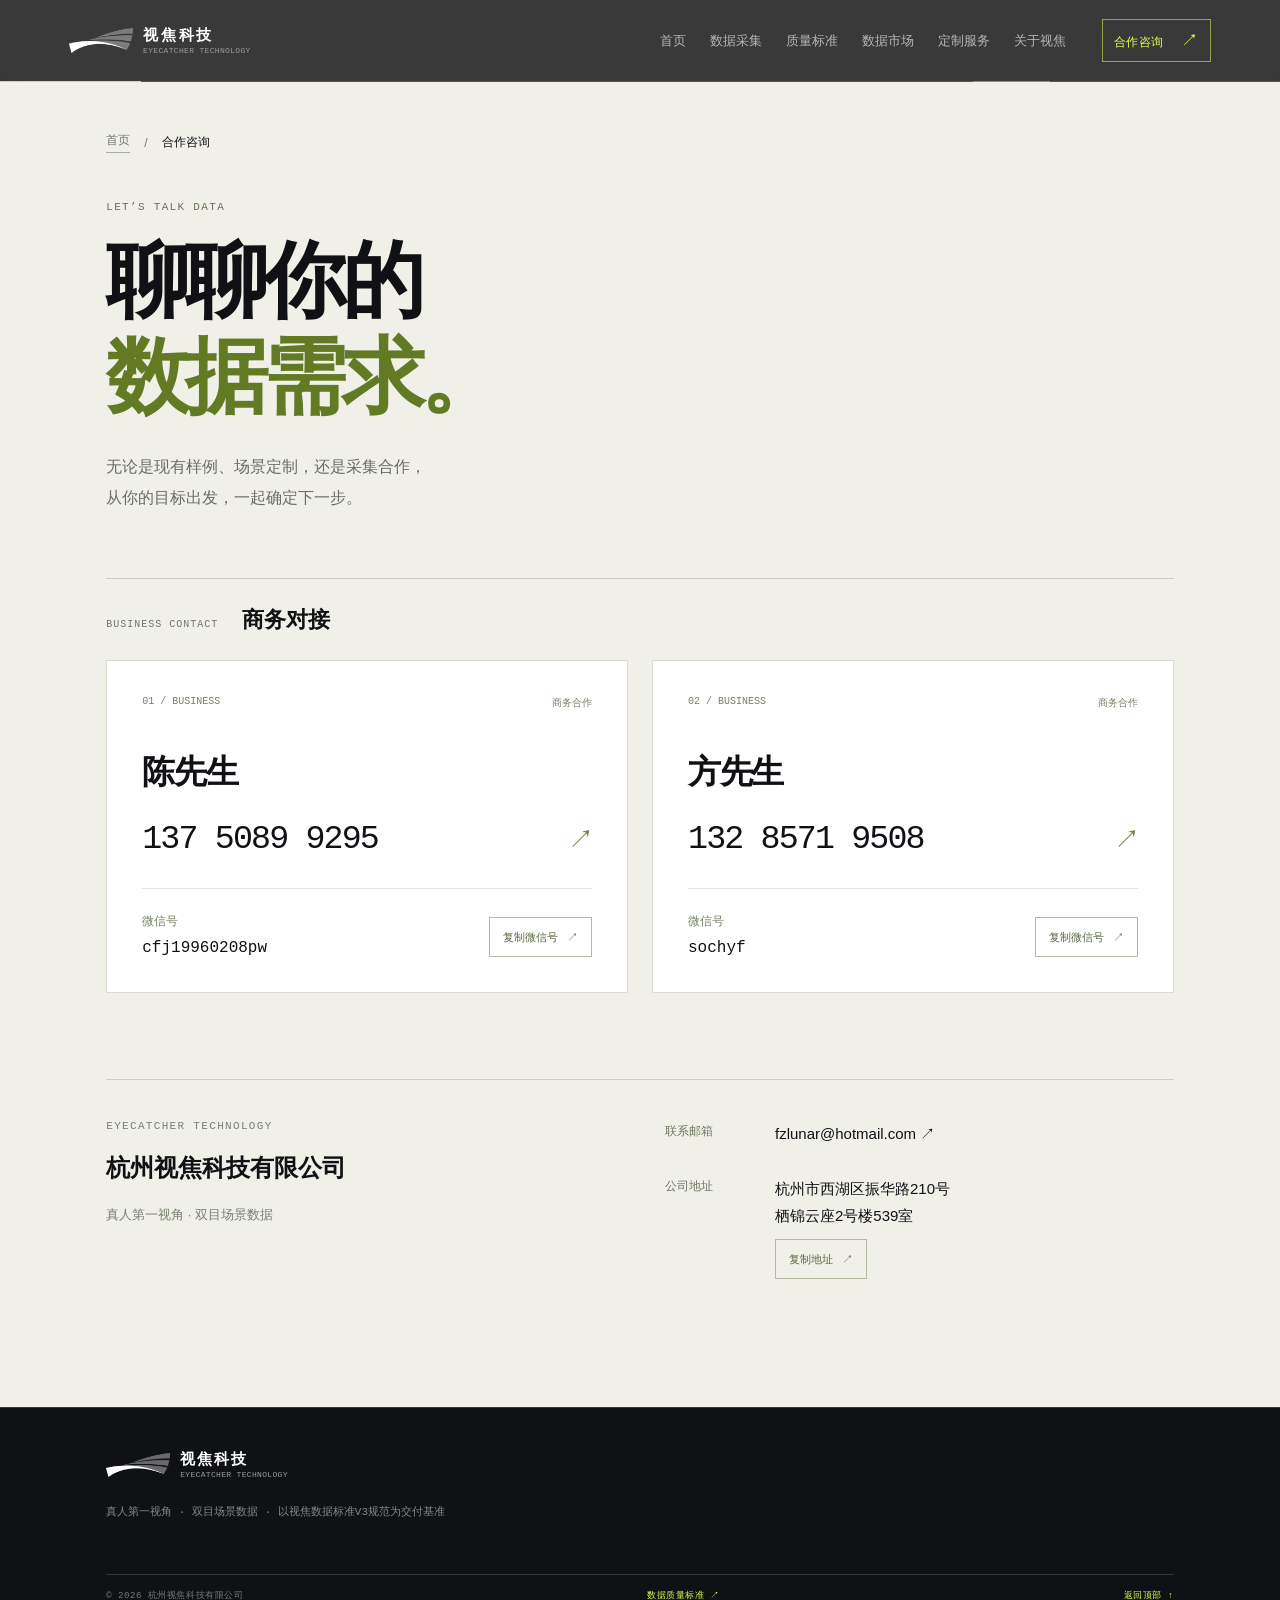
<file: contact.html>
<!doctype html>
<html lang="zh-CN"><head><meta charset="UTF-8" /><meta name="viewport" content="width=device-width, initial-scale=1.0" /><meta name="description" content="联系视焦科技商务团队，咨询真人双目数据、场景定制采集与数据合作。" /><title>合作咨询 · 视焦科技</title><link rel="icon" href="favicon.ico?v=20261124" sizes="any" /><link rel="icon" type="image/png" sizes="32x32" href="assets/favicon-32.png?v=20261124" /><link rel="apple-touch-icon" href="assets/apple-touch-icon.png?v=20261124" /><link rel="stylesheet" href="styles.css?v=20261124-cases1" /></head><body data-page="contact"><div class="site-shell">
      <header class="site-header" id="top">
        <a class="brand" href="index.html#top" aria-label="视焦科技首页">
          <span class="brand-mark"><img src="assets/shijiao-mark.png" alt="视焦科技标志" /></span>
          <span class="brand-copy"><strong>视焦科技</strong><small>EYECATCHER TECHNOLOGY</small></span>
        </a>
        <nav class="desktop-nav" aria-label="主导航">
          <a href="index.html#top">首页</a>
          <a href="index.html#capability">数据采集</a>
          <a href="index.html#standards">质量标准</a>
          <a href="market.html">数据市场</a>
          <a href="index.html#custom">定制服务</a>
          <a href="index.html#about">关于视焦</a>
        </nav>
        <a class="header-cta" aria-current="page" href="contact.html">合作咨询 <span>↗</span></a>
        <button class="menu-toggle" type="button" aria-expanded="false" aria-controls="mobile-menu" aria-label="打开菜单"><span></span><span></span></button>
      </header>

      <div class="mobile-menu" id="mobile-menu" aria-hidden="true">
        <a href="index.html#top">首页</a><a href="index.html#capability">数据采集</a><a href="index.html#standards">质量标准</a><a href="market.html">数据市场</a><a href="index.html#custom">定制服务</a><a href="index.html#about">关于视焦</a><a href="contact.html">联系我们 ↗</a>
      </div>

<main><section class="contact-page section-grid" aria-labelledby="contact-title"><nav class="breadcrumbs" aria-label="当前位置"><a href="index.html">首页</a><span>/</span><span>合作咨询</span></nav><div class="contact-page-heading"><span class="eyebrow">LET’S TALK DATA</span><h1 id="contact-title">聊聊你的<br /><em>数据需求。</em></h1><p>无论是现有样例、场景定制，还是采集合作，<br />从你的目标出发，一起确定下一步。</p><p id="inquiry-context" class="inquiry-context" hidden role="status"></p></div><div class="business-heading"><span>BUSINESS CONTACT</span><h2>商务对接</h2></div><div class="business-grid">
<article class="business-card"><div class="business-card-top"><span>01 / BUSINESS</span><span>商务合作</span></div><h3>陈先生</h3><a class="business-phone" href="tel:13750899295" aria-label="拨打陈先生电话 13750899295">137 5089 9295 <span>↗</span></a><div class="business-wechat"><div><span>微信号</span><strong>cfj19960208pw</strong></div><button class="contact-copy-button" type="button" data-copy-text="cfj19960208pw" data-copy-name="陈先生微信号"><span data-copy-label>复制微信号</span><span aria-hidden="true">↗</span></button></div></article>
<article class="business-card"><div class="business-card-top"><span>02 / BUSINESS</span><span>商务合作</span></div><h3>方先生</h3><a class="business-phone" href="tel:13285719508" aria-label="拨打方先生电话 13285719508">132 8571 9508 <span>↗</span></a><div class="business-wechat"><div><span>微信号</span><strong>sochyf</strong></div><button class="contact-copy-button" type="button" data-copy-text="sochyf" data-copy-name="方先生微信号"><span data-copy-label>复制微信号</span><span aria-hidden="true">↗</span></button></div></article></div><p id="contact-action-status" class="contact-action-status" role="status" aria-live="polite"></p>
<div class="company-information"><div><span class="eyebrow">EYECATCHER TECHNOLOGY</span><h2>杭州视焦科技有限公司</h2><p>真人第一视角 · 双目场景数据</p></div><dl><div><dt>联系邮箱</dt><dd><a href="mailto:fzlunar@hotmail.com">fzlunar@hotmail.com ↗</a></dd></div><div><dt>公司地址</dt><dd><address>杭州市西湖区振华路210号<br />栖锦云座2号楼539室</address><button class="contact-copy-button" type="button" data-copy-text="杭州市西湖区振华路210号栖锦云座2号楼539室" data-copy-name="公司地址"><span data-copy-label>复制地址</span> ↗</button></dd></div></dl></div></section></main>      <footer class="site-footer"><div class="footer-brand"><span class="brand-mark"><img src="assets/shijiao-mark.png" alt="" /></span><span><strong>视焦科技</strong><small>EYECATCHER TECHNOLOGY</small></span></div><p>真人第一视角 · 双目场景数据 · 以视焦数据标准V3规范为交付基准</p><div class="footer-bottom"><span>© 2026 杭州视焦科技有限公司</span><a href="index.html#standards">数据质量标准 ↗</a><a href="index.html">返回顶部 ↑</a></div></footer>
    </div>
<script src="site.js?v=20261124-cases1"></script></body></html>
</file>
<file: styles.css>
:root{--content-max:1440px;--page-gutter:max(8.3vw,calc((100% - var(--content-max))/2));--ink:#111317;--paper:#f2f1ec;--muted:#85847d;--line:#d5d4ce;--acid:#d8f45b;--orange:#ff6b3d;--blue:#7fa5ff;--sans:"Manrope","Noto Sans SC",sans-serif;--mono:"DM Mono",monospace}*{box-sizing:border-box}html{scroll-behavior:smooth}body{margin:0;background:var(--paper);color:var(--ink);font-family:var(--sans);-webkit-font-smoothing:antialiased}a{color:inherit;text-decoration:none}button,input{font:inherit}.site-shell{overflow:hidden}.site-header{height:82px;padding:0 5.4vw;display:flex;align-items:center;justify-content:space-between;border-bottom:1px solid rgba(255,255,255,.12);background:var(--ink);color:#fff;position:absolute;left:0;right:0;top:0;z-index:10}.brand{display:flex;align-items:center;gap:10px}.brand-mark{width:34px;height:26px;display:block;overflow:hidden}.brand-mark img{width:100%;height:100%;object-fit:contain;object-position:center;filter:invert(1);transform:scale(1.8)}.brand-copy,.footer-brand>span:last-child{display:flex;flex-direction:column;gap:1px}.brand-copy strong,.footer-brand strong{font-size:15px;letter-spacing:.12em;font-weight:700}.brand-copy small,.footer-brand small{font:9px var(--mono);letter-spacing:.16em;color:#9a9b9c}.desktop-nav{display:flex;gap:38px;margin-left:auto;margin-right:50px}.desktop-nav a{font-size:13px;color:#b6b6b4;transition:color .2s}.desktop-nav a:hover{color:var(--acid)}.header-cta{font:12px var(--mono);color:var(--acid);letter-spacing:.04em}.header-cta span{margin-left:10px;font-size:17px}.menu-toggle,.mobile-menu{display:none}.section-grid{padding-inline:var(--page-gutter)}.hero{min-height:760px;background:var(--ink);color:#fff;position:relative;display:grid;grid-template-columns:44% 56%;padding-top:170px;padding-bottom:100px}.hero-copy{position:relative;z-index:2}.eyebrow{font:11px var(--mono);letter-spacing:.12em;color:#a2a3a2;margin:0 0 30px;display:flex;align-items:center;gap:11px}.pulse-dot{width:7px;height:7px;background:var(--acid);border-radius:100%;box-shadow:0 0 0 5px rgba(216,244,91,.12)}h1,h2,p{margin-top:0}h1{font-size:clamp(55px,6.5vw,100px);line-height:1.02;letter-spacing:-.075em;margin-bottom:28px;font-weight:700}h1 em,h2 em{font-style:normal;color:var(--acid)}.hero-lede{max-width:380px;color:#a8a9a7;font-size:15px;line-height:1.85}.hero-actions{display:flex;align-items:center;gap:28px;margin-top:40px}.button{display:inline-flex;align-items:center;gap:24px;padding:15px 18px;font-size:12px;font-weight:700;letter-spacing:.02em;transition:transform .2s,background .2s}.button:hover{transform:translateY(-3px)}.button-dark{background:var(--acid);color:var(--ink)}.button-light{background:var(--acid);color:var(--ink);padding:18px 22px}.button-outline{border:1px solid var(--ink);padding:14px 18px}.text-link{font-size:12px;color:#babbb8}.text-link span{color:var(--acid);margin-left:10px;font-size:18px}.hero-visual{height:520px;position:relative;margin-top:-55px}.orbit{position:absolute;border:1px solid rgba(216,244,91,.24);border-radius:50%;transform:rotate(-25deg)}.orbit-one{width:570px;height:250px;left:8%;top:120px}.orbit-two{width:590px;height:305px;left:7%;top:95px;transform:rotate(29deg);border-color:rgba(255,255,255,.18)}.orbit-three{width:340px;height:480px;left:27%;top:5px;transform:rotate(42deg);border-color:rgba(255,107,61,.45)}.core{position:absolute;width:120px;height:120px;border-radius:50%;background:var(--acid);color:var(--ink);left:38%;top:175px;display:flex;align-items:center;justify-content:center;box-shadow:0 0 0 16px rgba(216,244,91,.08),0 0 70px rgba(216,244,91,.3)}.core-cross:before,.core-cross:after{content:"";position:absolute;background:var(--ink)}.core-cross:before{width:36px;height:1px}.core-cross:after{height:36px;width:1px}.core-label{position:absolute;bottom:17px;font:9px var(--mono);letter-spacing:.12em}.data-node{position:absolute;border:1px solid #3b3c40;background:#1c1e20;min-width:95px;padding:10px 12px;display:flex;flex-direction:column;gap:4px}.data-node span{font:8px var(--mono);color:#929493}.data-node b{font-size:20px;font-weight:500;color:#fff}.node-a{top:92px;right:4%}.node-b{top:355px;left:7%;border-color:rgba(216,244,91,.55)}.node-b b{color:var(--acid)}.node-c{bottom:2px;right:12%}.visual-caption{position:absolute;left:2%;bottom:-14px;right:0;display:flex;justify-content:space-between;color:#666968;font:10px var(--mono);letter-spacing:.08em}.hero-footer{position:absolute;bottom:30px;left:var(--page-gutter);right:var(--page-gutter);border-top:1px solid #353638;padding-top:13px;color:#70716f;font:10px var(--mono);display:flex;gap:22px}.scroll-line{height:1px;background:var(--acid);width:70px;margin-top:5px}.intro{padding-top:145px;padding-bottom:135px;display:grid;grid-template-columns:21% 51% 28%;border-bottom:1px solid var(--line)}.section-kicker{display:flex;gap:18px;color:#878781;font:10px var(--mono);letter-spacing:.12em}.section-kicker span:first-child{color:var(--orange)}.intro-content{padding-left:4vw}.display-copy{font-size:clamp(32px,4vw,60px);letter-spacing:-.065em;line-height:1.18;margin-bottom:32px;font-weight:600}.display-copy span{color:#999994}.body-copy{max-width:500px;color:#6d6e68;font-size:15px;line-height:1.9}.arrow-link,.cap-card a{display:inline-block;margin-top:29px;color:var(--ink);font:11px var(--mono);letter-spacing:.04em;border-bottom:1px solid var(--ink);padding-bottom:8px}.arrow-link span,.cap-card a span{color:var(--orange);margin-left:12px}.intro-stats{align-self:end;display:grid;grid-template-columns:1fr;gap:24px;padding-left:50px}.intro-stats div{display:flex;align-items:baseline;gap:15px;border-top:1px solid var(--line);padding-top:12px}.intro-stats strong{font:30px var(--mono);font-weight:500}.intro-stats span{font-size:11px;color:#777872}.capability{background:#dfe1da;padding-top:130px;padding-bottom:140px;display:grid;grid-template-columns:21% 79%}.capability-heading h2,.workflow-heading h2{font-size:clamp(40px,5vw,70px);line-height:1.06;letter-spacing:-.07em;margin:0 0 22px}.capability-heading p,.workflow-heading p{color:#71736e;font-size:14px;max-width:350px;line-height:1.8}.capability-cards{grid-column:2;display:grid;grid-template-columns:repeat(3,1fr);gap:13px;margin-top:70px}.cap-card{background:var(--paper);padding:26px 25px 30px;min-height:318px;position:relative;border:1px solid transparent;transition:transform .25s}.cap-card:hover{transform:translateY(-5px);border-color:var(--ink)}.cap-card-accent{background:var(--ink);color:#fff}.cap-card-accent p{color:#a3a49f}.card-index{font:10px var(--mono);color:var(--orange)}.card-icon{height:65px;width:65px;margin:42px 0 22px;position:relative}.icon-capture:before{content:"";position:absolute;width:40px;height:40px;border:1px solid var(--ink);border-radius:50%;left:2px;top:5px}.icon-capture:after{content:"";position:absolute;width:15px;height:1px;background:var(--orange);transform:rotate(45deg);left:36px;top:47px}.icon-label{border:1px solid var(--acid);border-radius:3px}.icon-label:before,.icon-label:after{content:"";position:absolute;width:27px;height:1px;background:var(--acid);left:18px}.icon-label:before{top:25px}.icon-label:after{top:38px;width:18px}.icon-deliver:before,.icon-deliver:after{content:"";position:absolute;width:45px;height:28px;border:1px solid var(--ink);transform:skewY(-25deg);left:6px}.icon-deliver:after{left:20px;top:19px;border-color:var(--orange)}.cap-card h3{font-size:19px;margin:0 0 11px;letter-spacing:-.05em}.cap-card p{font-size:12px;line-height:1.7;color:#74756f;max-width:250px}.cap-card a{margin-top:22px}.market{padding-top:140px;padding-bottom:125px;background:var(--paper)}.market-heading{grid-column:2/4;display:flex;justify-content:space-between;align-items:end}.market-heading h2{font-size:clamp(48px,6vw,82px);letter-spacing:-.08em;line-height:1;margin:0 0 17px}.market-heading p{color:#73756f;font-size:14px}.market-toolbar{grid-column:2/4;display:flex;gap:14px;margin-top:66px;border-top:1px solid var(--line);padding-top:14px;align-items:center}.search-box{background:#e5e4de;display:flex;align-items:center;padding:0 13px;width:280px;height:40px;color:#8b8d84}.search-box span{font-size:24px;line-height:1;margin-right:7px}.search-box input{background:none;border:0;outline:0;width:100%;font-size:12px;color:var(--ink)}.filter-group{display:flex;gap:6px}.filter-button,.view-toggle{height:40px;border:1px solid var(--line);background:transparent;padding:0 13px;color:#777970;font-size:11px;cursor:pointer}.filter-button span{font:9px var(--mono);margin-left:4px}.filter-button.is-active{background:var(--ink);color:#fff;border-color:var(--ink)}.view-toggle{margin-left:auto;font-size:18px}.market-meta{grid-column:2/4;display:flex;justify-content:space-between;padding:25px 0 15px;font:11px var(--mono);color:#7c7d76}.market-meta b{color:var(--orange);font-weight:400}.market-source{letter-spacing:.08em}.market-grid{grid-column:2/4;display:grid;grid-template-columns:repeat(3,1fr);gap:12px}.data-card{background:#fff;border:1px solid transparent;padding:21px 21px 19px;min-height:195px;display:flex;flex-direction:column;transition:border-color .2s,transform .2s}.data-card:hover{border-color:var(--ink);transform:translateY(-3px)}.data-card-top{display:flex;justify-content:space-between;align-items:center;margin-bottom:27px}.data-id{font:10px var(--mono);color:#a0a19c}.data-type{font:9px var(--mono);padding:5px 7px;background:#e7e8e2;color:#676963}.data-type.sim{background:#f6d9cd;color:#b24928}.data-card h3{font-size:17px;letter-spacing:-.045em;margin:0 0 7px}.data-card p{font-size:11px;line-height:1.65;color:#85867f;margin:0;display:-webkit-box;-webkit-line-clamp:2;-webkit-box-orient:vertical;overflow:hidden}.data-tags{margin-top:auto;display:flex;gap:5px;flex-wrap:wrap}.data-tags span{font:9px var(--mono);color:#73746d;border-bottom:1px solid #dbdcd6;padding-bottom:2px}.loading-state,.empty-state{grid-column:1/-1;padding:50px;text-align:center;color:#888;font:11px var(--mono)}.market-footer{grid-column:2/4;display:flex;justify-content:space-between;align-items:center;margin-top:29px}.load-more{background:transparent;border:0;border-bottom:1px solid var(--ink);padding:8px 0;color:var(--ink);font:11px var(--mono);cursor:pointer}.load-more span{color:var(--orange);font-size:18px;margin-left:9px}.market-note{font:10px var(--mono);color:#9a9b95}.workflow{background:var(--ink);color:#fff;padding-block:105px 110px;display:block}.workflow .section-kicker{color:#898a88;margin-bottom:42px}.workflow-heading h2{margin-bottom:20px}.workflow-heading p{color:#9b9c99}.steps{display:grid;grid-template-columns:repeat(4,minmax(0,1fr));border-top:1px solid #3a3b3d;margin-top:75px}.step{padding:21px 23px 0 0;border-right:1px solid #3a3b3d;min-height:160px}.step:not(:first-child){padding-left:22px}.step:last-child{border-right:0}.step>span{font:10px var(--mono);color:var(--acid)}.step h3{font-size:18px;margin:36px 0 10px;letter-spacing:-.04em}.step p{font-size:11px;line-height:1.7;color:#929491;max-width:145px}.contact{background:var(--orange);color:var(--ink);min-height:580px;padding-top:120px;padding-bottom:85px;position:relative;display:grid;grid-template-columns:21% 50% 29%;overflow:hidden}.contact-backdrop{position:absolute;right:-3vw;bottom:-57px;color:rgba(255,255,255,.14);font-size:16vw;line-height:.72;letter-spacing:-.1em;font-weight:800;pointer-events:none}.contact-backdrop span{margin-left:7vw}.contact-inner{position:relative;z-index:1}.contact-inner .eyebrow{color:#6c2f21}.contact-inner .pulse-dot{background:var(--ink);box-shadow:none}.contact-inner h2{font-size:clamp(50px,6.2vw,92px);line-height:.98;letter-spacing:-.08em;margin:0 0 27px}.contact-inner h2 em{color:#fff}.contact-inner>p:not(.eyebrow){font-size:14px;line-height:1.8;max-width:390px;color:#743324}.contact-info{position:relative;z-index:1;align-self:end;border-top:1px solid rgba(17,19,23,.26);padding-top:15px;display:grid;gap:22px}.contact-info span{font:10px var(--mono);color:#743324;display:block;margin-bottom:7px}.contact-info a,.contact-info p{font-size:12px;margin:0}.site-footer{background:var(--ink);color:#fff;padding:42px var(--page-gutter) 25px}.footer-brand{display:flex;align-items:center;gap:10px}.footer-brand .brand-mark{height:28px}.site-footer>p{color:#848683;font:11px var(--mono);margin:25px 0 55px}.footer-bottom{border-top:1px solid #343537;padding-top:14px;display:flex;justify-content:space-between;color:#777976;font:9px var(--mono);letter-spacing:.06em}.footer-bottom a{color:var(--acid)}@media(max-width:900px){:root{--page-gutter:7vw}.desktop-nav,.header-cta{display:none}.menu-toggle{display:flex;flex-direction:column;gap:6px;border:0;background:transparent}.menu-toggle span{width:24px;height:1px;background:#fff}.mobile-menu{display:flex;position:fixed;z-index:9;top:82px;left:0;right:0;background:var(--ink);padding:25px 7vw;flex-direction:column;gap:20px;transform:translateY(-120%);transition:transform .3s}.mobile-menu.is-open{transform:translateY(0)}.mobile-menu a{color:#fff;font-size:15px}.hero{grid-template-columns:1fr;min-height:940px;padding-top:145px}.hero-visual{margin-top:55px;height:360px}.orbit-one{width:410px;height:200px;left:2%;top:60px}.orbit-two{width:440px;height:240px;left:0;top:40px}.orbit-three{width:260px;height:340px;left:24%;top:0}.core{width:90px;height:90px;left:39%;top:112px}.node-a{top:24px;right:0}.node-b{top:252px;left:0}.node-c{bottom:0;right:2%}.visual-caption{bottom:-18px;left:0;font-size:8px}.intro,.capability,.workflow,.contact{grid-template-columns:1fr}.section-kicker{margin-bottom:45px}.intro{padding-top:90px;padding-bottom:90px}.intro-content{padding-left:0}.intro-stats{padding-left:0;margin-top:65px;grid-template-columns:repeat(3,1fr);gap:10px}.intro-stats div{display:block}.intro-stats strong{display:block;font-size:24px;margin-bottom:8px}.capability,.workflow{padding-top:90px;padding-bottom:90px}.capability-cards{grid-column:1;grid-template-columns:1fr;margin-top:50px}.cap-card{min-height:275px}.market{padding-top:90px;padding-bottom:90px}.market-heading,.market-toolbar,.market-meta,.market-grid,.market-footer{grid-column:1}.market-heading{display:block}.market-heading .button{margin-top:25px}.market-toolbar{margin-top:45px;align-items:stretch;flex-wrap:wrap}.search-box{width:100%}.filter-group{overflow:auto;max-width:calc(100% - 45px)}.market-grid{grid-template-columns:1fr}.market-footer{display:block}.market-note{display:block;margin-top:19px}.workflow .section-kicker{margin-bottom:35px}.steps{grid-template-columns:repeat(2,minmax(0,1fr));margin-top:50px}.step:nth-child(odd){padding-left:0}.step:nth-child(2){border-right:0}.step:nth-child(3),.step:nth-child(4){border-top:1px solid #3a3b3d;padding-top:21px}.contact{padding-top:90px;padding-bottom:70px}.contact-info{margin-top:80px}.footer-bottom{flex-wrap:wrap;gap:12px}.footer-bottom span:nth-child(2){display:none}}

/* Content prototype: brand corrections, catalog layout and accessibility. */
:root { --sans: "Avenir Next", "PingFang SC", "Microsoft YaHei", sans-serif; --mono: Menlo, Consolas, monospace; }
.brand-mark { width: 58px; height: 28px; flex-shrink: 0; }
.brand-mark img { transform: none; }
.brand-copy small, .footer-brand small { font-size: 8px; letter-spacing: .04em; }
.desktop-nav { gap: 24px; margin-right: 36px; }
.display-copy { font-size: clamp(28px, 3vw, 40px); }
.stats-caption { font: 10px var(--mono); color: #686a63; margin: 0; }
.capability-heading h2 em { color: #536515; }
.cap-card-accent p { color: #b7b9b0; }
.cap-card-accent a { color: #fff; border-color: #aaa; }
.market { display: grid; grid-template-columns: 21% minmax(0, 79%); }
.market-heading, .market-toolbar, .market-meta, .market-grid, .market-footer { grid-column: 2; }
.market-heading { gap: 24px; }
.market-heading .button { flex-shrink: 0; }
.market-toolbar { flex-wrap: wrap; }
.search-box { flex: 1 1 230px; }
.reset-filters { background: transparent; height: 40px; border: 1px solid #a9aaa0; padding: 0 10px; color: #42443c; font: 11px var(--sans); cursor: pointer; }
.reset-filters { margin-left: auto; }
.filter-button { color: #505249; border-color: #b3b4a9; }
.data-card { min-height: 218px; }
.data-card p { margin-bottom: 24px; color: #676960; font-size: 12px; }
.data-tags { row-gap: 8px; }
.data-id { color: #6e7067; }
.market-note { color: #6f7168; }
.market-source { text-align: right; line-height: 1.6; }
[hidden] { display: none !important; }
.contact-inner { grid-column: 2; }
.contact-info { grid-column: 3; }
.contact-info p { line-height: 1.8; overflow-wrap: anywhere; }
.contact-inner h2 { font-size: clamp(42px, 5vw, 76px); }
a:focus-visible, button:focus-visible, select:focus-visible, input:focus-visible { outline: 2px solid #6f811c; outline-offset: 5px; }
.site-header a:focus-visible, .workflow a:focus-visible { outline-color: var(--acid); }
.search-box:focus-within { outline: 2px solid #6f811c; outline-offset: 3px; }
.search-box input:focus-visible { outline: none; }
.mobile-menu { visibility: hidden; }
.mobile-menu.is-open { visibility: visible; }
@media (max-width: 1100px) and (min-width: 901px) {
  .market { grid-template-columns: 1fr; }
  .market-heading, .market-toolbar, .market-meta, .market-grid, .market-footer { grid-column: 1; }
  .market-grid { grid-template-columns: repeat(2, minmax(0, 1fr)); }
  .contact { grid-template-columns: 1fr 1fr; gap: 40px; }
  .contact-inner { grid-column: 1; }
  .contact-info { grid-column: 2; }
}
@media (max-width: 900px) {
  .market { display: block; }
  .market-toolbar { display: flex; }
  .filter-group { max-width: 100%; }
  .search-box { flex-basis: 100%; }
  .reset-filters { margin-left: 0; }
  .market-meta { gap: 16px; }
  .market-source { font-size: 9px; }
  .intro-stats .stats-caption { grid-column: 1 / -1; }
  .contact-inner, .contact-info { grid-column: 1; }
  .capability-heading h2, .workflow-heading h2 { overflow-wrap: anywhere; }
  .site-header { padding-inline: 7vw; }
  .hero-actions { gap: 18px; flex-wrap: wrap; }
  .orbit-one { width: min(410px, 100%); }
  .orbit-two { width: min(440px, 102%); }
  .orbit-three { width: min(260px, 70%); }
}
@media (prefers-reduced-motion: reduce) {
  html { scroll-behavior: auto; }
  *, *::before, *::after { transition: none !important; }
}
.core-cross { position: absolute; left: 50%; top: 45%; }
.core-cross::before { left: -18px; top: 0; }
.core-cross::after { left: 0; top: -18px; }

/* Art direction pass: editorial grid, signal labels and a stronger brand rhythm. */
:root {
  --paper: #eeeee8;
  --paper-deep: #e5e6df;
  --ink: #101114;
  --acid: #dfff4f;
  --orange: #ff7048;
  --grid: rgba(16, 17, 20, .075);
}
body { background-color: var(--paper); background-image: linear-gradient(90deg, transparent 0, transparent calc(8.3vw - 1px), var(--grid) 8.3vw, transparent calc(8.3vw + 1px), transparent 91.7vw, var(--grid) 91.7vw, transparent calc(91.7vw + 1px)); }
.site-header { background: rgba(16,17,20,.82); backdrop-filter: blur(16px); border-bottom-color: rgba(255,255,255,.14); }
.site-header::after { content: ""; position: absolute; left: 0; bottom: -1px; width: 100%; height: 1px; background: linear-gradient(90deg, var(--acid) 0 11%, transparent 11% 76%, var(--orange) 76% 82%, transparent 82%); opacity: .85; }
.brand-mark { width: 64px; height: 30px; }
.brand-copy strong { letter-spacing: .18em; }
.header-cta { border: 1px solid rgba(223,255,79,.55); padding: 9px 11px; transition: background .2s, color .2s; }
.header-cta:hover { background: var(--acid); color: var(--ink); }
.hero { min-height: 790px; padding-top: 180px; background-color: var(--ink); background-image: linear-gradient(rgba(255,255,255,.045) 1px, transparent 1px), linear-gradient(90deg, rgba(255,255,255,.045) 1px, transparent 1px), radial-gradient(circle at 69% 45%, rgba(223,255,79,.08), transparent 26%), radial-gradient(circle at 86% 10%, rgba(255,112,72,.10), transparent 18%); background-size: 72px 72px, 72px 72px, auto, auto; }
.hero::after { content: ""; position: absolute; inset: 0; pointer-events: none; background: radial-gradient(circle at 1px 1px, rgba(255,255,255,.14) 1px, transparent 0) 0 0 / 22px 22px; opacity: .08; mask-image: linear-gradient(90deg, transparent, black 45%, transparent); }
.hero-copy { padding-left: 2px; }
.hero h1 { font-size: clamp(58px, 7.1vw, 112px); text-shadow: 0 0 38px rgba(223,255,79,.04); }
.hero h1 em { color: var(--acid); }
.hero-lede { max-width: 410px; color: #b9bbb7; }
.hero-actions { position: relative; z-index: 2; }
.button-dark { box-shadow: 0 0 0 1px rgba(223,255,79,.3), 0 9px 26px rgba(223,255,79,.08); }
.hero-visual { margin-top: -35px; }
.orbit { opacity: .9; animation: orbit-drift 14s ease-in-out infinite alternate; }
.orbit-two { animation-delay: -5s; }
.orbit-three { animation-delay: -9s; }
.core { background: var(--acid); }
.data-node { box-shadow: 7px 7px 0 rgba(255,255,255,.035); }
.node-a { border-color: rgba(255,112,72,.6); }
.node-a b { color: #ff9276; }
.hero-stamp { position: absolute; right: 8.3vw; top: 126px; z-index: 2; display: flex; gap: 15px; color: #737572; font: 9px var(--mono); letter-spacing: .12em; transform: rotate(90deg) translateX(100%); transform-origin: right top; }
.hero-stamp span:first-child { color: var(--acid); }
.hero-footer { z-index: 2; }
.ticker { overflow: hidden; background: var(--acid); color: var(--ink); border-bottom: 1px solid var(--ink); border-top: 1px solid var(--ink); white-space: nowrap; }
.ticker-track { min-width: max-content; display: flex; align-items: center; gap: 29px; padding: 14px 0; font: 10px var(--mono); letter-spacing: .08em; animation: ticker-slide 28s linear infinite; }
.ticker-track i { font-family: var(--sans); font-size: 13px; font-style: normal; font-weight: 600; margin-left: 8px; letter-spacing: 0; }
.ticker-track b { font-size: 13px; font-weight: 400; }
.intro { position: relative; background: var(--paper); }
.intro::before, .capability::before, .market::before { content: ""; position: absolute; top: 0; bottom: 0; width: 1px; background: var(--grid); pointer-events: none; }
.intro::before { left: 8.3vw; }
.intro { border-top: 0; }
.intro-content { padding-left: 4.7vw; }
.display-copy { font-size: clamp(32px, 3.8vw, 58px); }
.display-copy span { color: #979a91; }
.intro-stats { border-left: 1px solid var(--line); padding-left: 31px; gap: 18px; }
.stats-caption { letter-spacing: .08em; }
.intro-stats div { position: relative; }
.intro-stats div::before { content: ""; position: absolute; left: -32px; top: -1px; width: 6px; height: 6px; background: var(--orange); }
.capability { position: relative; background: var(--paper-deep); background-image: linear-gradient(90deg, transparent 0 8.3vw, rgba(16,17,20,.055) 8.3vw, transparent calc(8.3vw + 1px)); }
.capability-heading h2 em { color: #5e7412; }
.capability-cards { gap: 16px; }
.cap-card { min-height: 340px; box-shadow: 5px 5px 0 rgba(16,17,20,.05); }
.cap-card::after { content: "↗"; position: absolute; right: 23px; top: 22px; color: #aaa; font: 14px var(--mono); }
.cap-card-accent { box-shadow: 5px 5px 0 rgba(223,255,79,.3); }
.cap-card-accent::after { color: var(--acid); }
.card-icon { border-radius: 0; }
.market { position: relative; background-color: var(--paper); background-image: linear-gradient(rgba(16,17,20,.045) 1px, transparent 1px); background-size: 100% 68px; }
.market-heading h2 { font-size: clamp(54px, 6.4vw, 94px); }
.market-toolbar { border-top-color: var(--ink); }
.search-box { background: var(--paper-deep); border: 1px solid transparent; }
.search-box:focus-within { background: #f5f5ef; }
.data-card { position: relative; border: 1px solid #dcddd5; box-shadow: 5px 5px 0 rgba(16,17,20,.035); }
.data-card::before { content: ""; position: absolute; top: -1px; left: -1px; width: 42px; height: 2px; background: var(--acid); }
.data-card:hover { border-color: var(--ink); box-shadow: 6px 6px 0 var(--acid); }
.data-card-top { margin-bottom: 32px; }
.data-type { border-radius: 100px; padding-inline: 10px; }
.data-tags span { border-bottom: 0; background: var(--paper-deep); padding: 4px 7px; }
.workflow { position: relative; background-color: var(--ink); background-image: linear-gradient(rgba(255,255,255,.05) 1px, transparent 1px), linear-gradient(90deg, rgba(255,255,255,.05) 1px, transparent 1px); background-size: 72px 72px; }
.workflow::after { content: "04"; position: absolute; right: var(--page-gutter); top: 80px; color: rgba(255,255,255,.1); font: 180px var(--mono); letter-spacing: -.18em; }
.workflow-heading, .steps { position: relative; z-index: 1; }
.steps { border-top-color: rgba(255,255,255,.32); }
.step { border-right-color: rgba(255,255,255,.18); }
.step > span { display: inline-block; border: 1px solid var(--acid); border-radius: 100%; width: 25px; height: 25px; line-height: 23px; text-align: center; }
.contact { background: var(--orange); background-image: radial-gradient(circle at 85% 18%, rgba(255,255,255,.35) 0 1px, transparent 2px); background-size: 22px 22px; }
.contact::before { content: ""; position: absolute; left: 8.3vw; right: 8.3vw; top: 77px; height: 1px; background: rgba(16,17,20,.25); }
.contact-info { border-top: 0; padding-top: 0; }
.contact-info > div { border-bottom: 1px solid rgba(16,17,20,.24); padding-bottom: 12px; }
.contact-info > div:last-child { border-bottom: 0; }
.site-footer { border-top: 1px solid rgba(255,255,255,.16); }
@keyframes orbit-drift { 0% { transform: rotate(-25deg) scale(1); } 100% { transform: rotate(-19deg) scale(1.03); } }
@keyframes ticker-slide { from { transform: translateX(0); } to { transform: translateX(-36%); } }
@media (max-width: 900px) {
  body { background-image: none; }
  .hero { min-height: 920px; padding-top: 148px; background-size: 52px 52px, 52px 52px, auto, auto; }
  .hero-stamp { right: 7vw; top: 104px; font-size: 8px; }
  .ticker-track { gap: 22px; padding: 12px 0; }
  .intro { background-image: linear-gradient(90deg, transparent 0 7vw, rgba(16,17,20,.06) 7vw, transparent calc(7vw + 1px)); }
  .intro::before { left: 7vw; }
  .intro-stats { border-left: 0; border-top: 1px solid var(--line); padding: 20px 0 0; }
  .intro-stats div::before { display: none; }
  .cap-card { min-height: 285px; }
  .workflow::after { font-size: 120px; top: 28px; right: var(--page-gutter); }
  .contact::before { left: 7vw; right: 7vw; top: 58px; }
}
@media (prefers-reduced-motion: reduce) {
  .orbit, .ticker-track { animation: none; }
}
.hero-stamp { right: 3.6vw; top: 160px; transform: none; writing-mode: vertical-rl; align-items: center; gap: 13px; }
.hero-stamp span:first-child { writing-mode: horizontal-tb; }
@media (max-width: 900px) { .hero-stamp { right: 4vw; top: 126px; } }

/* Keep the editorial headline expansive on desktop so each intentional line
   reads as a complete statement instead of wrapping mid phrase. */
@media (min-width: 901px) {
  .hero { grid-template-columns: 50% 50%; }
  .hero-copy { max-width: 620px; }
  .hero h1 { font-size: clamp(56px, 6vw, 96px); }
}

/* Imported catalog: actual record counts, richer cards and an on-demand detail view. */
.catalog-stats { grid-column: 2; display: grid; grid-template-columns: repeat(4, minmax(0, 1fr)); margin-top: 44px; border-block: 1px solid var(--line); background: var(--paper); }
.catalog-stats > div { padding: 20px 18px; border-right: 1px solid var(--line); }
.catalog-stats > div:first-child { padding-left: 0; }
.catalog-stats > div:last-child { border-right: 0; }
.catalog-stats strong { display: block; font: 32px var(--mono); letter-spacing: -.05em; }
.catalog-stats span { display: block; margin-top: 8px; font-size: 11px; color: #666a60; }
.market-toolbar { margin-top: 24px; border-top: 0; padding-top: 0; }
.search-box { min-width: 0; }
.catalog-selects { display: flex; align-items: center; flex-basis: 100%; gap: 10px; }
.catalog-selects select { background: var(--paper); height: 40px; max-width: 100%; border: 1px solid #a9aaa0; padding: 0 28px 0 10px; color: #42443c; font: 11px var(--sans); cursor: pointer; }
.data-card { min-width: 0; min-height: 265px; }
.data-card h3 { line-height: 1.45; }
.data-card-bottom { display: flex; align-items: center; justify-content: space-between; gap: 8px; border-top: 1px solid #e3e4dc; margin-top: 20px; padding-top: 14px; }
.data-card-bottom > span { font: 9px var(--mono); color: #6b7065; }
.task-open { border: 0; background: transparent; padding: 6px 0 6px 6px; color: var(--ink); font: 11px var(--sans); cursor: pointer; flex-shrink: 0; }
.task-open > span { margin-left: 10px; color: #697c20; }
.task-open:hover { color: #5e7412; }
.catalog-pagination { display: flex; gap: 22px; align-items: center; }
#catalog-progress { font: 10px var(--mono); color: #6f7168; }
.catalog-retry { display: block; margin: 20px auto 0; border: 1px solid var(--ink); padding: 10px 16px; background: transparent; cursor: pointer; }
.modal-open { overflow: hidden; }
.task-dialog { width: 1080px; max-width: calc(100vw - 64px); max-height: 90vh; max-height: 90dvh; padding: 0; border: 1px solid #252822; color: var(--ink); background: var(--paper); box-shadow: 0 24px 100px rgba(0,0,0,.4); }
.task-dialog::backdrop { background: rgba(9,12,10,.72); backdrop-filter: blur(8px); }
.task-dialog-bar { position: sticky; top: 0; z-index: 3; display: flex; justify-content: space-between; align-items: center; padding: 14px 32px; border-bottom: 1px solid #3b3f34; background: var(--ink); color: var(--acid); }
.task-dialog-bar > span { font: 10px var(--mono); letter-spacing: .07em; }
.task-dialog-bar button { display: flex; gap: 14px; align-items: center; padding: 5px 0 5px 8px; border: 0; background: transparent; color: #fff; cursor: pointer; font-size: 11px; }
.task-dialog-bar button span { font-size: 25px; line-height: 1; font-weight: 300; }
.task-dialog-bar button:focus-visible { outline-color: var(--acid); }
#task-detail { padding: 30px 32px 28px; }
.detail-kicker { display: flex; align-items: center; gap: 16px; margin-bottom: 16px; }
.detail-kicker > span:first-child { font: 10px var(--mono); color: #66705c; letter-spacing: .07em; }
.task-detail-heading h2 { font-size: clamp(28px, 3.5vw, 44px); letter-spacing: -.055em; margin: 0 0 12px; line-height: 1.25; }
.task-detail-heading > p { color: #63685e; font-size: 14px; line-height: 1.85; margin-bottom: 26px; }
.detail-layout { display: grid; grid-template-columns: minmax(0, 1.15fr) minmax(0, 1fr); gap: 30px; }
.detail-video-frame { aspect-ratio: 16 / 10; position: relative; background: #121613; overflow: hidden; }
.video-placeholder { height: 100%; min-height: 210px; display: flex; align-items: center; justify-content: center; flex-direction: column; background-image: linear-gradient(rgba(223,255,79,.055) 1px, transparent 1px), linear-gradient(90deg, rgba(223,255,79,.055) 1px, transparent 1px), radial-gradient(circle at center, rgba(223,255,79,.09), transparent 65%); background-size: 36px 36px, 36px 36px, auto; }
.video-reference { font: 9px var(--mono); color: #858e7e; letter-spacing: .08em; }
.video-play { margin-top: 24px; border: 0; background: transparent; color: var(--acid); font-size: 12px; cursor: pointer; display: flex; align-items: center; flex-direction: column; gap: 14px; }
.video-play > span { display: grid; place-items: center; background: var(--acid); width: 54px; height: 54px; border-radius: 50%; color: var(--ink); font-size: 16px; padding-left: 3px; box-shadow: 0 0 0 8px rgba(223,255,79,.05); transition: transform .2s; }
.video-play:hover > span { transform: scale(1.07); }
.video-placeholder p { font-size: 10px; color: #8b9385; margin: 16px 0 0; }
#task-video { display: block; width: 100%; height: 100%; object-fit: contain; }
.video-caption { display: flex; align-items: start; justify-content: space-between; gap: 16px; margin-top: 13px; font-size: 10px; line-height: 1.6; color: #71776a; }
.video-caption a { flex-shrink: 0; color: #475828; text-decoration: underline; text-underline-offset: 4px; }
.detail-specs h3, .detail-actions h3 { margin: 0; font-size: 15px; font-weight: 600; }
.detail-specs h3 > span, .detail-actions h3 > span { font: 9px var(--mono); margin-left: 12px; color: #83897a; }
.detail-specs dl { display: grid; grid-template-columns: repeat(2, minmax(0, 1fr)); gap: 0 22px; margin: 14px 0 0; }
.detail-specs dl > div { border-top: 1px solid var(--line); padding: 11px 0; }
.detail-specs dt { font-size: 10px; color: #777e6e; margin-bottom: 5px; }
.detail-specs dd { margin: 0; font-size: 12px; overflow-wrap: anywhere; }
.detail-actions { margin-top: 30px; }
.detail-actions-heading { display: flex; justify-content: space-between; gap: 18px; padding-bottom: 15px; border-bottom: 1px solid var(--ink); }
.detail-actions-heading > p { margin: 0; font-size: 10px; color: #7d8275; }
.detail-actions ol { list-style: none; padding: 0; margin: 0; }
.detail-actions li { display: grid; grid-template-columns: 30px minmax(0, 1fr) auto; gap: 16px; padding: 17px 0; border-bottom: 1px solid var(--line); }
.action-number { font: 11px var(--mono); color: #889a52; padding-top: 2px; }
.detail-actions li strong { font-size: 12px; font-weight: 600; }
.detail-actions li p { font-size: 12px; color: #757c6b; line-height: 1.7; margin: 7px 0 0; overflow-wrap: anywhere; }
.action-frames { font: 10px var(--mono); color: #707a62; padding-top: 3px; }
.detail-footer { display: flex; justify-content: space-between; align-items: center; gap: 20px; margin-top: 26px; }
.detail-footer p { margin: 0; font-size: 10px; color: #737b66; line-height: 1.8; }
.detail-footer .button { flex-shrink: 0; }
@media (max-width: 1100px) and (min-width: 901px) { .catalog-stats { grid-column: 1; } }
@media (max-width: 900px) {
  .catalog-stats { margin-top: 32px; }
  .catalog-stats > div { padding: 18px 10px; }
  .catalog-stats strong { font-size: 24px; }
  .catalog-stats span { font-size: 10px; }
  .market-toolbar { margin-top: 20px; }
  .filter-group { display: grid; grid-template-columns: repeat(4, minmax(0, 1fr)); width: 100%; overflow: visible; }
  .filter-button { padding: 0 6px; }
  .filter-button span { font-size: 8px; margin-left: 2px; }
  .catalog-selects { display: grid; grid-template-columns: repeat(2, minmax(0, 1fr)); }
  .catalog-selects select { min-width: 0; width: 100%; }
  .task-dialog { max-width: calc(100vw - 28px); max-height: calc(100dvh - 28px); }
  .task-dialog-bar { padding-inline: 20px; }
  #task-detail { padding: 25px 20px; }
  .detail-layout { grid-template-columns: minmax(0, 1fr); gap: 28px; }
  .detail-actions li { grid-template-columns: 24px minmax(0, 1fr); gap: 12px; }
  .action-frames { grid-column: 2; }
  .detail-actions h3 > span { margin-left: 7px; }
  .detail-footer { align-items: start; flex-direction: column; }
  .market-note { line-height: 1.7; }
}
@media (max-width: 360px) {
  .catalog-stats { grid-template-columns: repeat(2, minmax(0, 1fr)); }
  .catalog-stats > div:nth-child(3) { padding-left: 0; border-top: 1px solid var(--line); }
  .catalog-stats > div:nth-child(4) { border-top: 1px solid var(--line); }
  .filter-group { grid-template-columns: repeat(2, minmax(0, 1fr)); }
}

/* V3 quality framework and a catalog organized around human stereo collection. */
.hero-proof { display: flex; flex-wrap: wrap; gap: 10px 20px; margin-top: 30px; color: #b5bca9; font-size: 12px; }
.hero-proof span::before { content: "+"; color: var(--acid); margin-right: 8px; font-family: var(--mono); }
.hero-visual.stereo-hero { height: auto; align-self: center; margin: -20px 0 75px 35px; padding: 24px; border: 1px solid #454c3d; background: linear-gradient(145deg, #242a20, #141813); color: var(--acid); box-shadow: 18px 18px 0 rgba(223,255,79,.035); transform: rotate(-2deg); }
.stereo-topline { display: flex; justify-content: space-between; align-items: center; gap: 12px; font: 9px var(--mono); color: #bdc7ac; letter-spacing: .04em; }
.stereo-topline i { display: inline-block; width: 6px; height: 6px; margin-right: 5px; background: var(--acid); border-radius: 50%; }
.stereo-topline > span:last-child { color: #89947a; font-size: 8px; }
.stereo-pair { display: grid; grid-template-columns: repeat(2, minmax(0, 1fr)); gap: 10px; margin-top: 26px; }
.stereo-eye { min-width: 0; border: 1px solid #54633b; padding: 13px 12px 10px; background: radial-gradient(ellipse at center, #dfff4f0a, transparent 75%); }
.stereo-eye > span, .stereo-eye small { display: block; font: 9px var(--mono); letter-spacing: .08em; }
.stereo-eye > span { color: #d0d9c2; }
.stereo-eye svg { display: block; width: 100%; margin-block: 4px; }
.stereo-eye small { color: #859473; font-size: 7px; }
.stereo-timebase { display: flex; gap: 9px; align-items: center; margin: 19px 0 25px; font: 8px var(--mono); color: #a6b68c; letter-spacing: .03em; }
.stereo-timebase i { height: 1px; flex: 1; background: #5e713c; position: relative; }
.stereo-timebase i::after { content: ""; width: 3px; height: 3px; position: absolute; right: 0; top: -1px; background: var(--acid); }
.stereo-specs { display: grid; grid-template-columns: repeat(3, minmax(0, 1fr)); border-top: 1px solid #3a4331; padding-top: 18px; }
.stereo-specs > div + div { padding-left: 16px; border-left: 1px solid #3a4331; }
.stereo-specs strong { display: block; font: clamp(24px, 2.5vw, 40px) var(--mono); letter-spacing: -.07em; white-space: nowrap; }
.stereo-specs strong span { font-size: 10px; letter-spacing: -.03em; margin-left: 3px; }
.stereo-specs small { display: block; margin-top: 7px; color: #9ba88a; font-size: 10px; }
.stereo-caption { margin: 21px 0 0; color: #829075; font-size: 9px; }
.standards { padding-top: 110px; padding-bottom: 110px; background: #182019; color: #f0f1e9; position: relative; }
.standards .section-kicker { color: #a3af98; margin-bottom: 48px; }
.standards .section-kicker span:first-child { color: var(--acid); }
.standards-heading { display: flex; justify-content: space-between; gap: 40px; align-items: center; }
.standard-eyebrow { color: var(--acid); font-size: 13px; letter-spacing: .08em; margin-bottom: 22px; }
.standards h2 { font-size: clamp(42px, 5.5vw, 80px); line-height: 1.13; letter-spacing: -.065em; margin: 0 0 25px; }
.standards-heading p:last-child { max-width: 440px; font-size: 14px; color: #b0bca5; line-height: 1.9; }
.standard-version { display: flex; align-items: center; flex-direction: column; font: clamp(110px, 17vw, 245px)/.85 var(--mono); color: #35482e; letter-spacing: -.12em; padding-right: 3vw; }
.standard-version > span { font: 9px var(--mono); letter-spacing: .18em; margin-top: 20px; color: #879c76; }
.standard-metrics { display: grid; grid-template-columns: repeat(3, minmax(0, 1fr)); border: 1px solid #40503b; margin-top: 45px; }
.standard-metrics article { padding: 28px; border-right: 1px solid #40503b; min-width: 0; }
.standard-metrics article:nth-child(3n) { border-right: 0; }
.standard-metrics article:nth-child(n+4) { border-top: 1px solid #40503b; }
.standard-metrics article > span { color: #9baa90; font: 9px var(--mono); letter-spacing: .05em; }
.standard-metrics strong { display: block; font: clamp(30px, 3.5vw, 50px) var(--mono); letter-spacing: -.07em; margin: 25px 0 14px; color: var(--acid); white-space: nowrap; }
.standard-metrics small { font-size: 12px; letter-spacing: -.03em; margin-left: 5px; }
.standard-metrics h3 { font-size: 13px; font-weight: 400; margin: 0; color: #ced7c7; }
.quality-evidence { display: grid; grid-template-columns: repeat(3, minmax(0, 1fr)); gap: 34px; padding: 40px 0; }
.quality-evidence article { position: relative; padding-left: 33px; }
.quality-evidence article > span { position: absolute; left: 0; top: 2px; color: #87a16d; font: 10px var(--mono); }
.quality-evidence h3 { margin: 0 0 12px; font-size: 19px; font-weight: 500; }
.quality-evidence p { font-size: 13px; color: #adbaa2; line-height: 1.9; margin: 0; }
.standard-details { border-block: 1px solid #40503b; }
.standard-details summary { cursor: pointer; font-size: 13px; padding: 22px 0; display: flex; justify-content: space-between; align-items: center; gap: 15px; list-style: none; }
.standard-details summary::-webkit-details-marker { display: none; }
.standard-details summary > span { color: var(--acid); font-size: 23px; }
.standard-details[open] summary > span { transform: rotate(45deg); }
.standard-detail-grid { display: grid; grid-template-columns: 1fr 1fr; gap: 48px; padding: 0 0 22px; }
.standard-detail-grid h3 { font-size: 13px; color: #d4dfc8; }
.standard-detail-grid ul { padding-left: 16px; margin: 0; font-size: 12px; line-height: 2; color: #adbaa2; }
.standard-detail-grid li { margin-bottom: 8px; }
.standard-footnote { color: #a2b295; font-size: 11px; line-height: 1.9; margin: 22px 0 0; max-width: 800px; }
.market-v2 { display: block; padding-top: 105px; }
.market-v2 > .section-kicker { margin-bottom: 42px; }
.market-v2 .market-heading { display: flex; align-items: end; gap: 35px; }
.market-v2 .market-heading p { line-height: 1.8; max-width: 530px; margin: 0; }
.market-feature { background: #dde4ce; border: 1px solid #b3c293; display: flex; align-items: center; justify-content: space-between; gap: 35px; padding: 28px 30px; margin-top: 42px; position: relative; overflow: hidden; }
.feature-label { font: 9px var(--mono); color: #526a34; letter-spacing: .08em; }
.market-feature h3 { font-size: 25px; letter-spacing: -.045em; margin: 12px 0; font-weight: 600; }
.market-feature p { font-size: 13px; line-height: 1.8; color: #5d6d4d; margin: 0; }
.market-feature > a { flex-shrink: 0; border-bottom: 1px solid #506431; padding: 14px 0; font-size: 13px; }
.market-feature > a span { margin-left: 20px; }
.market-types { display: grid; grid-template-columns: repeat(4, minmax(0, 1fr)); margin-block: 28px; border: 1px solid #bfc2b6; }
.type-button { padding: 20px; display: flex; flex-direction: column; text-align: left; gap: 13px; background: transparent; color: var(--ink); border: 0; border-right: 1px solid #bfc2b6; cursor: pointer; min-width: 0; position: relative; transition: background .2s; }
.type-button:last-child { border-right: 0; }
.type-button > span { font-size: 14px; display: flex; align-items: center; gap: 8px; }
.type-button i { font: 8px var(--mono); font-style: normal; color: #456128; border: 1px solid #859c60; padding: 2px 4px; }
.type-button strong { font: 34px var(--mono); letter-spacing: -.06em; }
.type-button #count-human { font: 25px var(--sans); padding-block: 5px; }
.type-button small { font-size: 11px; color: #5f6658; }
.type-button:hover { background: #e0e6d6; }
.type-button.is-active { background: var(--ink); color: white; }
.type-button.is-active::after { content: ""; position: absolute; bottom: -1px; left: 0; right: 0; height: 3px; background: var(--acid); }
.type-button.is-active small { color: #b7c0ac; }
.type-button.is-active i { color: var(--acid); border-color: #7c914a; }
.market-layout { display: grid; grid-template-columns: 200px minmax(0, 1fr); gap: 30px; scroll-margin-top: 24px; }
.market-filters { align-self: start; border-top: 1px solid var(--ink); padding-top: 18px; }
.filter-heading { display: flex; justify-content: space-between; align-items: center; gap: 10px; margin-bottom: 18px; }
.filter-heading h3 { font-size: 14px; margin: 0; font-weight: 600; }
.filter-heading .reset-filters { border: 0; background: transparent; color: #64734d; padding: 8px; font-size: 12px; cursor: pointer; }
.filter-field { display: flex; flex-direction: column; gap: 9px; margin-bottom: 20px; min-width: 0; }
.filter-field > span { font-size: 12px; color: #59624e; }
.filter-select { position: relative; min-width: 0; }
.filter-select.is-open { z-index: 20; }
.filter-trigger { width: 100%; min-height: 46px; display: flex; align-items: center; justify-content: space-between; gap: 10px; padding: 12px; border: 1px solid #b1b7a6; border-radius: 6px; background: #f4f5ef; color: var(--ink); font: 12px var(--sans); text-align: left; cursor: pointer; transition: border-color .15s, background .15s; }
.filter-trigger > span { overflow: hidden; text-overflow: ellipsis; white-space: nowrap; }
.filter-trigger svg { width: 16px; height: 16px; flex: 0 0 16px; stroke: #68764e; stroke-width: 1.5; transition: transform .15s; }
.filter-trigger:hover { border-color: #7b8b59; background: #eef1e7; }
.filter-trigger:focus-visible { outline: 2px solid #647a25; outline-offset: 3px; }
.filter-trigger[aria-expanded="true"] { border-color: #647a25; background: #fff; }
.filter-trigger[aria-expanded="true"] svg { transform: rotate(180deg); }
.filter-trigger:disabled { opacity: .5; cursor: default; }
.filter-popup { position: absolute; top: calc(100% + 7px); left: 0; right: 0; z-index: 20; padding: 5px; border: 1px solid #c3cbb5; border-radius: 9px; background: #fafbf6; box-shadow: 0 12px 28px #26301920, 0 2px 6px #2630190a; overflow-y: auto; overscroll-behavior: contain; scrollbar-width: thin; scrollbar-color: #b3bea0 transparent; }
.filter-popup[hidden] { display: none; }
.opens-up .filter-popup { top: auto; bottom: calc(100% + 7px); }
.filter-option { position: relative; display: flex; align-items: center; gap: 7px; min-height: 40px; padding: 8px 7px; border-radius: 5px; font: 12px var(--sans); color: #404a35; cursor: pointer; }
.filter-option + .filter-option { margin-top: 2px; }
.filter-option-check { flex: 0 0 12px; color: #60752c; font-size: 12px; }
.filter-option-label { min-width: 0; overflow-wrap: anywhere; }
.filter-option-count { margin-left: auto; padding: 2px 5px; border-radius: 4px; background: #e9eddf; color: #737d63; font: 10px var(--mono); }
.filter-option[aria-selected="true"] { background: #e5ecd7; color: #40551d; font-weight: 600; }
.filter-option.is-focused, .filter-option:hover { background: #eef1e6; box-shadow: inset 0 0 0 1px #b5c298; }
.filter-option[aria-selected="true"].is-focused { background: #e5ecd7; }
.filter-section-label { font-size: 11px; color: #77816b; border-top: 1px solid #c8ccbf; padding-top: 21px; margin-top: 26px; }
.filter-standard { border-top: 1px solid #b5bda7; padding-top: 20px; margin-top: 28px; }
.filter-standard > span { font: 11px var(--mono); color: #536d2b; }
.filter-standard p { font-size: 13px; line-height: 1.9; color: #667655; margin: 12px 0; }
.filter-standard a { font-size: 11px; border-bottom: 1px solid #9aa98a; padding-block: 8px; display: inline-block; }
.market-results { min-width: 0; }
.market-v2 .search-box { width: 100%; height: 48px; border: 1px solid #bdc3b0; background: #e5e8df; }
.market-v2 .search-box:focus-within { outline: 2px solid #63802e; outline-offset: 2px; }
.market-v2 .search-box input { font-size: 13px; height: 100%; }
.market-v2 .market-meta { grid-column: auto; gap: 12px; flex-wrap: wrap; font: 12px var(--sans); color: #606c52; padding: 22px 0 14px; }
.market-v2 .market-meta b { color: var(--ink); font: 19px var(--mono); margin-left: 5px; }
.active-filters { display: flex; flex-wrap: wrap; gap: 7px; margin: 0 0 13px; }
.active-filters button { background: #e2e9d5; color: #465c2b; border: 1px solid #bccaa7; font-size: 11px; padding: 8px 10px; cursor: pointer; display: flex; gap: 12px; align-items: center; max-width: 100%; overflow-wrap: anywhere; text-align: left; }
.active-filters button span { font-size: 16px; }
.catalog-context { font-size: 11px; line-height: 1.8; color: #68745a; margin-bottom: 19px; }
.market-v2 .market-grid { grid-column: auto; grid-template-columns: repeat(2, minmax(0, 1fr)); gap: 14px; }
.market-v2 .data-card { padding: 23px; min-height: 285px; }
.market-v2 .data-card-top { gap: 10px; margin-bottom: 25px; align-items: start; }
.market-v2 .data-id { font-size: 9px; color: #6f7a62; line-height: 1.5; }
.market-v2 .data-type { flex-shrink: 0; font: 9px var(--sans); color: #4d5d3d; background: #e8eddf; }
.market-v2 .data-type.sim { background: #f1dfd4; color: #88482b; }
.market-v2 .data-card h3 { font-size: 19px; letter-spacing: -.035em; }
.market-v2 .data-card p { font-size: 12px; color: #71796a; line-height: 1.8; margin-bottom: 20px; }
.market-v2 .data-tags { gap: 6px; }
.market-v2 .data-tags span { font: 10px var(--sans); background: #f0f2eb; padding: 4px 6px; border: 0; color: #68775a; }
.market-v2 .data-card-bottom { gap: 12px; }
.market-v2 .data-card-bottom > span { font: 10px/1.6 var(--sans); color: #6d785f; }
.task-open { min-height: 40px; font-size: 12px; }
.card-capture { display: flex; gap: 10px; flex-wrap: wrap; margin-top: 16px; font-size: 10px; color: #667e43; }
.human-card { border-top: 3px solid #718f3b; }
.market-v2 .market-footer { grid-column: auto; display: block; }
.market-v2 .catalog-pagination { justify-content: space-between; }
.load-more { min-height: 44px; font-size: 12px; }
.market-provenance { margin: 40px 0 0; border-top: 1px solid #bfc5b3; padding-top: 20px; font: 11px/1.9 var(--sans); color: #747e68; max-width: 100%; }
.stereo-empty { grid-column: 1/-1; background: #e3e8da; border: 1px solid #bac5a9; padding: 32px; }
.empty-kicker { font: 9px var(--mono); color: #607a3f; letter-spacing: .08em; }
.stereo-empty > h3 { font-size: clamp(24px, 2.6vw, 36px); font-weight: 500; margin: 23px 0 16px; letter-spacing: -.045em; line-height: 1.4; }
.stereo-empty > p { font-size: 13px; line-height: 1.9; color: #657654; max-width: 560px; }
.planned-scenes { display: grid; grid-template-columns: repeat(3, minmax(0, 1fr)); gap: 12px; margin-top: 26px; }
.planned-scenes article { background: #f1f3eb; border-top: 2px solid #8aa064; padding: 20px 16px 10px; }
.planned-scenes article > span { font: 11px var(--mono); color: #637d40; }
.planned-scenes h4 { font-size: 15px; font-weight: 500; line-height: 1.7; margin: 17px 0 10px; }
.planned-scenes p { font-size: 10px; line-height: 1.8; color: #79866b; }
.planned-scenes a { min-height: 44px; display: flex; justify-content: space-between; align-items: center; gap: 10px; font-size: 11px; border-top: 1px solid #ced6c1; margin-top: 20px; }
.empty-delivery { border-top: 1px solid #b7c3a5; padding-top: 22px; margin-top: 26px; display: flex; align-items: center; gap: 10px; flex-wrap: wrap; font-size: 11px; color: #60744b; }
.empty-delivery strong { font-weight: 500; margin-right: 5px; }
.empty-delivery > span { border: 1px solid #b6c3a2; padding: 5px 7px; font-size: 10px; }
.stereo-empty .empty-footnote { font-size: 10px; margin: 17px 0 0; }
.market-v2 .empty-state { padding: 48px 24px; background: #e7eadd; color: #5d6b4e; font: 13px/1.8 var(--sans); }
.empty-state h3 { font-size: 24px; font-weight: 500; color: var(--ink); margin-top: 20px; }
.empty-state > div { display: flex; justify-content: center; flex-wrap: wrap; gap: 12px; margin-top: 22px; }
.empty-state button { cursor: pointer; }
.workflow::after { content: "05"; }
.contact-inner > .inquiry-context { border-left: 2px solid var(--ink); padding-left: 14px; font-size: 13px; }
.detail-notice { border-left: 2px solid #839d55; background: #e1e7d6; padding: 12px 15px; color: #586d40; font-size: 12px; line-height: 1.8; margin-bottom: 26px; }
.stereo-detail-previews { display: grid; grid-template-columns: repeat(2, minmax(0, 1fr)); gap: 16px; margin-bottom: 30px; }
.stereo-preview-toolbar { grid-column: 1/-1; display: flex; align-items: center; justify-content: space-between; gap: 15px; }
.stereo-preview-toolbar h3 { font-size: 17px; font-weight: 500; margin: 0; }
.stereo-preview-toolbar span { font-size: 12px; color: #717d60; }
.stereo-preview-toolbar button { background: transparent; cursor: pointer; }
.stereo-detail-previews h4 { font: 10px var(--mono); color: #5c7342; }
.stereo-detail-previews video { display: block; width: 100%; height: 100%; object-fit: contain; }
.stereo-detail-previews .preview-source { display: inline-block; font-size: 11px; color: #597b30; margin-top: 12px; padding-block: 6px; border-bottom: 1px solid #8da570; }
#stereo-video-status { grid-column: 1/-1; margin: 0; font-size: 12px; color: #6a7858; line-height: 1.8; }
.delivery-detail { margin-block: 30px; padding-top: 24px; border-top: 1px solid #aebc9b; }
.delivery-detail h3 { font-size: 16px; font-weight: 500; }
.delivery-detail ul { font-size: 13px; line-height: 2; padding-left: 18px; }
.delivery-detail p, .delivery-detail a { font-size: 12px; line-height: 1.8; color: #5b7341; }
@media (max-width: 1150px) and (min-width: 901px) {
  .desktop-nav { gap: 20px; margin-right: 25px; }
  .brand-copy small { font-size: 7px; }
  .hero-visual.stereo-hero { margin-left: 20px; padding: 18px; }
  .stereo-topline > span:last-child { display: none; }
  .market-layout { grid-template-columns: 180px minmax(0, 1fr); gap: 20px; }
  .market-v2 .data-card { padding: 18px; }
  .planned-scenes { grid-template-columns: 1fr; }
}
@media (max-width: 900px) {
  .hero { padding-bottom: 100px; }
  .hero-visual.stereo-hero { margin: 60px 0 30px; max-width: 550px; width: 100%; justify-self: center; padding: 24px; }
  .stereo-specs strong { font-size: 34px; }
  .standards { padding-block: 80px; }
  .standards .section-kicker { margin-bottom: 35px; }
  .standards-heading { gap: 20px; }
  .standard-version { font-size: 100px; padding-right: 8px; }
  .standard-version > span { font-size: 7px; }
  .standard-metrics article { padding: 22px 18px; }
  .standard-metrics strong { font-size: 30px; }
  .quality-evidence { gap: 25px; }
  .quality-evidence article { padding-left: 0; }
  .quality-evidence article > span { position: static; display: block; margin-bottom: 12px; }
  .market-v2 .market-heading { display: block; }
  .market-v2 .market-heading .button { margin-top: 25px; }
  .market-layout { grid-template-columns: minmax(0, 1fr); gap: 20px; }
  .market-filters { display: grid; grid-template-columns: repeat(2, minmax(0, 1fr)); gap: 0 12px; }
  .filter-heading { grid-column: 1/-1; margin-bottom: 12px; }
  #robot-filters { grid-column: 1/-1; display: grid; grid-template-columns: repeat(2, minmax(0, 1fr)); gap: 0 12px; }
  .filter-section-label { grid-column: 1/-1; margin-top: 0; padding-top: 15px; }
  .filter-standard { grid-column: 1/-1; margin-top: 0; padding-block: 15px; display: flex; gap: 15px; align-items: center; flex-wrap: wrap; }
  .filter-standard p { font-size: 11px; margin: 0; }
  .filter-standard p br { display: none; }
  .filter-standard a { margin-left: auto; }
  .market-v2 .market-note { margin-top: 30px; }
}
@media (max-width: 600px) {
  .hero-visual.stereo-hero { padding: 17px; }
  .hero-proof { font-size: 11px; gap: 8px 13px; }
  .stereo-topline { font-size: 8px; }
  .stereo-topline > span:last-child { display: none; }
  .stereo-pair { margin-top: 20px; gap: 8px; }
  .stereo-eye { padding: 10px 8px; }
  .stereo-eye > span { font-size: 8px; }
  .stereo-eye small { font-size: 6px; letter-spacing: 0; }
  .stereo-specs strong { font-size: 26px; }
  .stereo-specs strong span { font-size: 8px; }
  .stereo-specs > div + div { padding-left: 10px; }
  .stereo-specs small { font-size: 8px; }
  .stereo-caption { font-size: 8px; }
  .standards-heading { display: block; }
  .standard-version { display: none; }
  .standard-metrics { grid-template-columns: repeat(2, minmax(0, 1fr)); }
  .standard-metrics article { padding: 24px 15px; border: 0; }
  .standard-metrics article:nth-child(odd) { border-right: 1px solid #40503b; }
  .standard-metrics article:nth-child(n+3) { border-top: 1px solid #40503b; }
  .standard-metrics strong { font-size: 26px; }
  .standard-metrics small { font-size: 9px; margin-left: 3px; }
  .standard-metrics h3 { font-size: 11px; line-height: 1.7; }
  .standard-metrics article > span { font-size: 7px; }
  .quality-evidence { grid-template-columns: 1fr; gap: 25px; padding-block: 32px; }
  .quality-evidence article { padding-left: 32px; }
  .quality-evidence article > span { position: absolute; top: 4px; }
  .quality-evidence h3 { font-size: 18px; }
  .standard-detail-grid { grid-template-columns: 1fr; gap: 16px; }
  .market-feature { display: block; padding: 24px 20px; }
  .market-feature h3 { font-size: 22px; }
  .market-feature > a { display: inline-block; margin-top: 12px; }
  .market-types { grid-template-columns: repeat(2, minmax(0, 1fr)); }
  .type-button { padding: 18px 15px; }
  .type-button:nth-child(2) { border-right: 0; }
  .type-button:nth-child(n+3) { border-top: 1px solid #bfc2b6; }
  .type-button > span { font-size: 13px; gap: 5px; }
  .type-button small { font-size: 9px; }
  .type-button strong { font-size: 30px; }
  .type-button #count-human { font-size: 22px; }
  .market-filters { grid-template-columns: repeat(2, minmax(0, 1fr)); }
  .filter-field { margin-bottom: 16px; }
  .market-v2 .market-grid { grid-template-columns: 1fr; }
  .market-v2 .data-card { min-height: 280px; }
  .stereo-empty { padding: 25px 20px; }
  .planned-scenes { grid-template-columns: 1fr; }
  .planned-scenes h4 { margin-top: 12px; }
  .planned-scenes a { margin-top: 12px; font-size: 12px; }
  .stereo-detail-previews { grid-template-columns: 1fr; }
  .stereo-preview-toolbar { flex-wrap: wrap; }
  .market-v2 .empty-state { padding: 35px 18px; }
  .empty-state .button { font-size: 11px; }
}
/* About and capabilities share the full content width of standards and market. */
.intro, .capability { display: block; padding-block: 105px 110px; }
.intro::before, .capability::before { content: none; }
.intro, .capability { background-image: none; }
.intro > .section-kicker, .capability > .section-kicker { margin-bottom: 42px; }
.intro .display-copy, .capability-heading h2 { font-size: clamp(36px, 4.4vw, 64px); line-height: 1.22; letter-spacing: -.055em; font-weight: 600; margin: 0; }
.intro-layout { display: grid; grid-template-columns: minmax(0, 1.1fr) minmax(0, 1fr); gap: 6vw; align-items: start; margin-top: 44px; }
.intro-content { padding-left: 0; min-width: 0; }
.intro-content .body-copy { max-width: 560px; margin-bottom: 0; }
.intro-content .arrow-link { margin-top: 26px; }
.intro-stats { align-self: start; grid-template-columns: repeat(3, minmax(0, 1fr)); gap: 22px 18px; padding: 0; margin: 0; border: 0; }
.intro-stats .stats-caption { grid-column: 1 / -1; font-size: 9px; }
.intro-stats div { display: block; min-width: 0; padding-top: 18px; }
.intro-stats div::before { content: none; }
.intro-stats strong { display: block; font-size: 30px; margin-bottom: 12px; }
.intro-stats span { display: block; line-height: 1.8; }
.capability-heading { display: grid; grid-template-columns: minmax(0, 1.65fr) minmax(0, 1fr); gap: 5vw; align-items: end; }
.capability-heading p { max-width: 350px; font-size: 14px; line-height: 1.9; margin: 0 0 6px; }
.capability-cards { grid-column: auto; grid-template-columns: repeat(3, minmax(0, 1fr)); gap: 20px; margin-top: 44px; }
.cap-card { display: flex; flex-direction: column; align-items: start; min-width: 0; min-height: 360px; box-shadow: none; padding: 28px; }
.cap-card p { max-width: none; margin-bottom: 24px; }
.cap-card a { margin-top: auto; }
.cap-card .card-icon { flex-shrink: 0; margin-top: 36px; }
@media (max-width: 1100px) and (min-width: 901px) {
  .intro-layout { gap: 4vw; }
  .intro-stats { column-gap: 12px; }
  .intro-stats span { font-size: 10px; }
  .capability-heading { grid-template-columns: minmax(0, 1.9fr) minmax(0, 1fr); gap: 3vw; }
  .cap-card { padding: 22px; }
  .cap-card h3 { font-size: 18px; }
}
@media (max-width: 900px) {
  .intro, .capability { padding-block: 80px; }
  .intro > .section-kicker, .capability > .section-kicker { margin-bottom: 35px; }
  .intro .display-copy, .capability-heading h2 { font-size: clamp(28px, 5.7vw, 44px); line-height: 1.35; }
  .intro-layout { grid-template-columns: minmax(0, 1fr); gap: 36px; margin-top: 28px; }
  .intro-content .body-copy { max-width: 620px; font-size: 14px; }
  .intro-stats { gap: 18px; }
  .intro-stats strong { font-size: 28px; }
  .capability-heading { grid-template-columns: minmax(0, 1fr); gap: 24px; }
  .capability-heading p { max-width: 520px; margin: 0; }
  .capability-cards { grid-template-columns: minmax(0, 1fr); gap: 16px; margin-top: 36px; }
  .cap-card { min-height: 0; padding: 26px; }
  .cap-card .card-icon { margin-block: 26px 20px; }
  .cap-card p { max-width: 580px; }
  .cap-card a { margin-top: 0; }
}

/* Contact: a quiet neutral palette and a direct path to the business contact. */
.contact { display: block; min-height: 0; padding-block: 68px 38px; background: #181a1e; background-image: none; color: #f3f4f5; border-top: 1px solid #393d44; }
.contact::before { content: none; }
.contact-section-label { display: flex; justify-content: space-between; align-items: center; gap: 20px; color: #a4aab3; padding-bottom: 34px; border-bottom: 1px solid #393d44; }
.contact-section-label > span:first-child { font: 10px var(--mono); letter-spacing: .12em; }
.contact-section-label > span:last-child { font-size: 12px; }
.contact-layout { display: grid; grid-template-columns: minmax(0, 1fr) minmax(0, 1fr); gap: 8vw; align-items: start; margin-top: 48px; }
.contact-copy { display: flex; align-items: start; flex-direction: column; min-width: 0; }
.contact-copy h2 { font-size: clamp(42px, 4.6vw, 68px); line-height: 1.2; letter-spacing: -.055em; margin: 0 0 24px; font-weight: 600; }
.contact-copy h2 em { color: #a4abb5; }
.contact-description { font-size: 14px; line-height: 1.9; color: #b0b6bf; margin-bottom: 0; }
.contact-company { margin-top: 40px; }
.contact-company strong { display: block; font-size: 14px; font-weight: 500; color: #d9dde2; }
.contact-company > span { display: block; font: 9px var(--mono); color: #9199a5; letter-spacing: .08em; margin-top: 10px; }
.contact-company p { margin: 18px 0 0; font-size: 11px; color: #9aa3af; }
.contact-company i { font-style: normal; margin-inline: 12px; color: #5e6672; }
.contact-copy .inquiry-context { padding: 12px 0 12px 14px; border-left: 2px solid #8d98a8; font-size: 12px; line-height: 1.9; color: #c0c7d1; max-width: 400px; margin: 24px 0 0; }
.contact-panel { min-width: 0; background: #21242a; border: 1px solid #40454e; padding: 0 28px; }
.contact-field-label { display: block; font-size: 11px; color: #a3acb9; margin-bottom: 10px; }
.contact-person { display: flex; justify-content: space-between; align-items: center; gap: 20px; padding-block: 24px; border-bottom: 1px solid #40454e; }
.contact-person strong { font-size: 18px; font-weight: 500; }
.contact-person-note { font-size: 11px; color: #a3acb9; }
.contact-phone { display: block; padding-block: 24px; border-bottom: 1px solid #40454e; }
.contact-phone-line { display: flex; align-items: center; justify-content: space-between; gap: 12px; }
.contact-phone-line > strong { font: clamp(24px, 2.6vw, 38px) var(--mono); font-weight: 400; letter-spacing: -.055em; color: #f2f4f7; white-space: nowrap; }
.contact-link-arrow { color: #c5cdd8; font-size: 24px; transition: transform .2s; }
.contact-phone-hint { display: block; color: #8f99a7; font-size: 10px; margin-top: 12px; }
.contact-phone:hover .contact-link-arrow { transform: translate(3px, -3px); }
.contact-phone:hover .contact-phone-line > strong { color: white; }
.contact-wechat { display: flex; justify-content: space-between; align-items: center; gap: 20px; padding-block: 24px; }
.contact-wechat strong { display: block; font: 24px var(--mono); color: #e5e9ef; letter-spacing: -.04em; }
.contact-copy-button { background: transparent; color: #d7dde5; border: 1px solid #646d7b; min-height: 42px; padding: 10px 13px; display: inline-flex; align-items: center; justify-content: center; gap: 9px; font: 11px var(--sans); cursor: pointer; white-space: nowrap; transition: background .2s, border-color .2s; }
.contact-copy-button:hover { background: #333941; border-color: #a0acbc; }
.contact-copy-button:focus-visible, .contact-phone:focus-visible { outline: 2px solid #d5dce7; outline-offset: 5px; }
.contact-location { display: grid; grid-template-columns: 145px minmax(0, 1fr) auto; gap: 28px; align-items: center; border-top: 1px solid #40454e; padding-top: 28px; margin-top: 42px; }
.contact-location-label { display: flex; gap: 14px; align-items: center; color: #a6afbc; font-size: 12px; }
.contact-location address { font-style: normal; color: #d3d9e2; font-size: 14px; line-height: 1.9; overflow-wrap: anywhere; }
.contact-mobile-break { display: none; }
.contact-action-status { min-height: 19px; margin: 16px 0 0; font-size: 11px; line-height: 1.8; color: #bac6d6; overflow-wrap: anywhere; }
@media (max-width: 1050px) and (min-width: 761px) {
  .contact-layout { gap: 5vw; }
  .contact-panel { padding-inline: 22px; }
  .contact-person { gap: 10px; }
  .contact-person-note { font-size: 10px; }
  .contact-phone-line > strong { font-size: 27px; }
  .contact-desktop-break { display: none; }
}
@media (max-width: 760px) {
  .contact { padding-block: 48px 24px; }
  .contact-section-label { padding-bottom: 24px; }
  .contact-section-label > span:last-child { font-size: 10px; }
  .contact-layout { grid-template-columns: minmax(0, 1fr); gap: 32px; margin-top: 32px; }
  .contact-copy h2 { font-size: clamp(38px, 8vw, 54px); margin-bottom: 20px; }
  .contact-description { font-size: 13px; }
  .contact-company { margin-top: 26px; }
  .contact-company > span { font-size: 8px; }
  .contact-company p { margin-top: 14px; }
  .contact-panel { padding-inline: 22px; }
  .contact-person, .contact-phone, .contact-wechat { padding-block: 22px; }
  .contact-phone-line > strong { font-size: clamp(25px, 6.6vw, 34px); }
  .contact-person-note { font-size: 10px; }
  .contact-location { grid-template-columns: minmax(0, 1fr) auto; gap: 16px; margin-top: 30px; padding-top: 24px; align-items: end; }
  .contact-location-label { grid-column: 1/-1; }
  .contact-location address { font-size: 12px; }
  .contact-location > button { padding-inline: 10px; font-size: 10px; }
  .contact-mobile-break { display: block; }
  .contact-desktop-break { display: none; }
}
.contact-email { display: block; padding-block: 24px; border-top: 1px solid #40454e; }
.contact-email-line { display: flex; justify-content: space-between; align-items: center; gap: 12px; }
.contact-email-line strong { font: 19px var(--mono); font-weight: 400; color: #e5e9ef; letter-spacing: -.04em; overflow-wrap: anywhere; }
.contact-email .contact-link-arrow { font-size: 20px; flex-shrink: 0; }
.contact-email:hover .contact-link-arrow { transform: translate(3px, -3px); }
.contact-email:focus-visible { outline: 2px solid #d5dce7; outline-offset: 5px; }
@media (max-width: 760px) {
  .contact-email { padding-block: 22px; }
  .contact-email-line strong { font-size: clamp(16px, 4.4vw, 21px); }
}

/* Independent market and contact pages — November 2026 */
.desktop-nav a[aria-current="page"],.mobile-menu a[aria-current="page"]{color:var(--acid)}
.breadcrumbs{display:flex;gap:14px;align-items:center;font-size:12px;color:#71776c;margin-bottom:48px}.breadcrumbs a{border-bottom:1px solid #a6ac9c;padding-bottom:3px}.breadcrumbs span:last-child{color:var(--ink)}
.home-market{display:block}.home-market .section-kicker{margin-bottom:35px}.home-market .market-heading{gap:32px}.home-market h2 em{color:#647a25}.preview-categories{display:grid;grid-template-columns:repeat(3,minmax(0,1fr));gap:24px;margin:42px 0 28px;border-block:1px solid var(--line)}.preview-categories a{display:flex;align-items:baseline;gap:12px;padding:24px 0;font-size:14px}.preview-categories strong{font:30px var(--mono);margin-left:auto}.preview-categories span{font-size:11px;color:#70766a}.home-market-grid{grid-template-columns:repeat(3,minmax(0,1fr));gap:20px}.home-market .data-card{padding:24px;min-height:300px}.home-market .data-card h3{font-size:20px}.home-market .data-card p{font-size:13px;line-height:1.8;margin-bottom:20px}.preview-footer{display:flex;justify-content:space-between;align-items:center;gap:24px;border-top:1px solid var(--line);margin-top:30px;padding-top:25px}.preview-footer p{font-size:12px;color:#73796b;margin:0}.preview-footer .arrow-link{margin:0}.sample-cover{display:block;position:relative;margin:-24px -24px 24px;aspect-ratio:16/10;background:#20251d;overflow:hidden}.sample-cover img{display:block;width:100%;height:100%;object-fit:cover;transition:transform .3s}.sample-cover:hover img{transform:scale(1.025)}.sample-cover>span{position:absolute;bottom:0;left:0;right:0;background:linear-gradient(transparent,rgba(0,0,0,.75));color:white;padding:30px 18px 14px;font:10px var(--mono);display:flex;justify-content:space-between;align-items:center}.sample-cover b{font-size:20px;color:var(--acid)}
body[data-page="market"] .market{padding-top:132px}body[data-page="market"] .market-heading h1{font-size:clamp(46px,5.8vw,82px);line-height:1.16;letter-spacing:-.06em;margin-bottom:24px}body[data-page="market"] .market-heading h1 em{color:#617823}body[data-page="market"] .market-heading .eyebrow{margin-bottom:18px}body[data-page="market"] .market-heading{align-items:center}body[data-page="market"] .market-feature{margin-top:44px}.market-v2 .sample-cover{margin:-23px -23px 24px}.market-v2 .human-card .data-type{background:#e4edce}.human-card .data-card-bottom>span{max-width:70%;font-size:10px}.task-open{flex-shrink:0}.contact-teaser{padding-block:80px;display:flex;align-items:center;justify-content:space-between;gap:30px;border-top:1px solid var(--line);background:#e5e7de}.contact-teaser h2{font-size:clamp(28px,3.5vw,48px);letter-spacing:-.045em;line-height:1.35;margin-bottom:18px}.contact-teaser p{font-size:14px;color:#70766a;line-height:1.8;margin:0}.contact-teaser .eyebrow{color:#65704f;margin-bottom:22px}
.contact-page{padding-top:132px;padding-bottom:100px;background:#f0f0e9}.contact-page-heading{max-width:800px}.contact-page-heading .eyebrow{color:#687250;margin-bottom:20px}.contact-page-heading h1{font-size:clamp(48px,6.5vw,90px);line-height:1.15;letter-spacing:-.055em;margin-bottom:28px}.contact-page-heading h1 em{color:#637a25}.contact-page-heading>p{font-size:16px;color:#686f5f;line-height:1.9}.business-heading{display:flex;align-items:baseline;gap:24px;margin-top:65px;border-top:1px solid #cbd0c1;padding-top:26px;margin-bottom:25px}.business-heading>span{font:10px var(--mono);letter-spacing:.1em;color:#6f7762}.business-heading h2{font-size:22px;margin:0}.business-grid{display:grid;grid-template-columns:repeat(2,minmax(0,1fr));gap:24px}.business-card{background:#fff;padding:35px;border:1px solid #d9ddcf}.business-card-top{display:flex;justify-content:space-between;font:10px var(--mono);color:#778168;gap:20px}.business-card h3{font-size:33px;letter-spacing:-.04em;margin:40px 0 25px}.business-phone{display:flex;align-items:center;justify-content:space-between;gap:12px;font:clamp(19px,2.6vw,36px) var(--mono);letter-spacing:-.055em}.business-phone>span{font-size:26px;color:#74863e}.business-wechat{margin-top:30px;border-top:1px solid #e1e5da;padding-top:24px;display:flex;align-items:end;justify-content:space-between;gap:20px}.business-wechat>div{display:grid;gap:9px;min-width:0}.business-wechat>div>span{font-size:12px;color:#778168}.business-wechat strong{font:16px var(--mono);overflow-wrap:anywhere}.contact-page .contact-copy-button{color:#596842;border-color:#b2bba2;font-size:11px;min-height:40px}.contact-page .contact-action-status{color:#617248;min-height:24px;margin-top:14px}.company-information{border-top:1px solid #cbd0c1;margin-top:48px;padding-top:40px;display:grid;grid-template-columns:1fr 1fr;gap:50px}.company-information h2{font-size:24px;line-height:1.5}.company-information .eyebrow{color:#78816c;margin-bottom:18px}.company-information p{font-size:13px;color:#78816c}.company-information dl{margin:0}.company-information dl>div{display:grid;grid-template-columns:90px 1fr;gap:20px;margin-bottom:28px}.company-information dt{font-size:12px;color:#6b765b;padding-top:3px}.company-information dd{margin:0;font-size:15px;line-height:1.8}.company-information address{font-style:normal}.company-information .contact-copy-button{margin-top:10px}
.sample-tabs{display:flex;gap:28px;border-bottom:1px solid #cbd1bf;margin:0 32px 28px}.sample-tabs button{border:0;border-bottom:2px solid transparent;background:none;font-size:14px;padding:18px 0;cursor:pointer;color:#727b65;min-height:48px}.sample-tabs button[aria-selected="true"]{color:var(--ink);border-bottom-color:#637e25;font-weight:700}.sample-tabs~section{margin:0 32px}.sample-playbar{display:flex;align-items:center;justify-content:space-between;gap:20px;font-size:12px;color:#737c68;margin-bottom:20px}.sample-playbar .button{border:0;cursor:pointer}.sample-video-grid{display:grid;grid-template-columns:1fr 1fr;gap:16px}.sample-video-grid h3{font:11px var(--mono);margin:0 0 12px;letter-spacing:.1em;color:#68765a}.sample-video-grid video{display:block;width:100%;aspect-ratio:16/10;background:#111;object-fit:contain}.sample-caption{font-size:11px;line-height:1.8;color:#69765d;margin-top:15px}.sample-stat-grid{display:grid;grid-template-columns:repeat(4,minmax(0,1fr));background:#e6ebdb;border:1px solid #d0d8c1;margin-bottom:35px}.sample-stat-grid>div{padding:22px 18px;border-right:1px solid #d0d8c1}.sample-stat-grid>div:last-child{border:0}.sample-stat-grid span{display:block;font-size:11px;color:#626e52;margin-bottom:14px}.sample-stat-grid strong{font:21px var(--mono);letter-spacing:-.05em;white-space:nowrap}.sample-stat-grid small{font-size:10px}.sample-data-section{margin-top:34px;border-top:1px solid #ccd3bf;padding-top:26px}.sample-section-heading{display:flex;align-items:center;justify-content:space-between;gap:20px}.sample-section-heading .eyebrow{font-size:9px;color:#697859;margin-bottom:10px}.sample-section-heading h3{font-size:22px;margin:0 0 12px}.sample-section-heading .arrow-link{margin:0;flex-shrink:0}.sample-data-section>p{font-size:12px;line-height:1.85;color:#68745a}.sample-table-scroll{max-width:100%;overflow-x:auto;border:1px solid #d3dac7;margin-block:20px;background:#fff}.sample-table{border-collapse:collapse;width:100%;font:10px var(--mono);white-space:nowrap;text-align:left}.sample-table th{background:#e9eddf;font-weight:400;color:#53613f}.sample-table td,.sample-table th{padding:13px 15px;border-bottom:1px solid #e3e8d9}.sample-table th small{display:block;font-size:9px;color:#7d876e;margin-top:7px}.sample-table tbody tr:last-child td{border-bottom:0}.imu-chart{margin:22px 0;background:#20281c;color:#d0d8c2;padding:22px}.imu-chart figcaption{display:flex;justify-content:space-between;font-size:12px}.imu-chart figcaption span{font-size:10px;color:#a3af93}.imu-chart svg{display:block;width:100%;margin-top:20px;overflow:visible}.imu-chart text{fill:#a8b299;font:9px monospace}.chart-legend{display:flex;align-items:center;gap:18px;flex-wrap:wrap;font:10px var(--sans);color:#b9c4aa;margin-top:15px}.chart-legend>span{display:flex;align-items:center;gap:6px}.chart-legend i{display:block;width:14px;height:2px}.chart-legend>span:last-child{margin-left:auto;font-size:9px}.sample-status-list{border:1px solid #d3dac7;background:#e9eddf}.sample-status-list>div{display:flex;justify-content:space-between;gap:24px;padding:15px 18px;border-bottom:1px solid #d3dac7;font-size:12px}.sample-status-list>div:last-child{border:0}.sample-status-list strong{font-weight:500;text-align:right}.sample-code{margin:15px 0;border-bottom:1px solid #cbd4bc;padding-bottom:15px}.sample-code summary{cursor:pointer;font-size:13px;display:flex;justify-content:space-between;gap:20px;padding-block:12px}.sample-code summary span{font-size:10px;color:#778266}.sample-code pre{font:11px/1.8 var(--mono);overflow:auto;max-height:400px;background:#e8ecdf;padding:20px;max-width:100%}.sample-download-heading{display:flex;align-items:center;justify-content:space-between;gap:24px;margin:32px 0}.sample-download-heading .eyebrow{font-size:9px;color:#6b7959;margin-bottom:14px}.sample-download-heading h3{font-size:25px;margin:0 0 12px}.sample-download-heading p{font-size:12px;line-height:1.8;color:#69775b}.sample-download-heading .button{flex-shrink:0}.sample-file-list article{padding:22px 0;border-top:1px solid #cdd6be;display:flex;align-items:start;justify-content:space-between;gap:30px}.sample-file-list article>div{min-width:0}.sample-file-list strong{font:13px var(--mono);overflow-wrap:anywhere}.sample-file-list article span{display:block;font-size:11px;color:#768366;margin-top:8px}.sample-file-list details{font-size:10px;color:#7a866b;margin-top:12px;cursor:pointer}.sample-file-list code{display:block;overflow-wrap:anywhere;margin-top:8px}.sample-file-list .arrow-link{margin:0;flex-shrink:0}.task-dialog [role="tabpanel"][hidden]{display:none}.sample-data-content,.sample-files-content{min-height:120px}.task-detail-heading{padding-bottom:12px}.task-dialog .detail-footer{margin-top:32px}

@media(max-width:1050px){.home-market-grid{grid-template-columns:repeat(2,minmax(0,1fr))}.business-card{padding:26px}.business-phone{font-size:25px}.business-wechat{align-items:start;flex-direction:column;gap:16px}.sample-stat-grid{grid-template-columns:1fr 1fr}.sample-stat-grid>div{border-bottom:1px solid #d0d8c1}.sample-stat-grid>div:nth-child(2){border-right:0}.sample-stat-grid>div:nth-child(n+3){border-bottom:0}}
@media(max-width:700px){body[data-page="market"] .market,.contact-page{padding-top:110px}.breadcrumbs{margin-bottom:32px}.home-market .market-heading{display:block}.preview-categories{gap:12px;margin-top:32px}.preview-categories a{flex-direction:column;gap:9px;align-items:start;font-size:12px;padding:18px 0}.preview-categories strong{margin:0;font-size:28px}.preview-categories span{font-size:9px}.home-market-grid{grid-template-columns:1fr}.preview-footer{align-items:start;flex-direction:column}.home-market .data-card{padding:22px}.home-market .sample-cover{margin:-22px -22px 22px}.market-v2 .sample-cover{margin:-18px -18px 22px}.contact-teaser{display:block;padding-block:55px}.contact-teaser .button{margin-top:28px}.business-heading{margin-top:40px;gap:16px;flex-wrap:wrap}.business-grid{grid-template-columns:1fr;gap:18px}.business-card{padding:26px}.business-phone{font-size:26px}.business-card h3{margin-top:30px}.business-wechat{align-items:end;flex-direction:row}.business-wechat strong{font-size:14px}.company-information{grid-template-columns:1fr;gap:25px;margin-top:30px}.company-information dl>div{grid-template-columns:70px 1fr;gap:12px}.company-information h2{font-size:22px}.company-information dd{font-size:13px}.contact-page-heading>p{font-size:14px}.contact-page-heading>p br{display:none}.sample-tabs{margin-inline:20px;gap:22px}.sample-tabs button{font-size:12px}.sample-tabs~section{margin-inline:20px}.sample-playbar{align-items:start;flex-direction:column;gap:12px}.sample-video-grid{grid-template-columns:1fr;gap:22px}.sample-stat-grid>div{padding:18px 12px}.sample-stat-grid strong{font-size:19px}.sample-section-heading{align-items:start;flex-direction:column;gap:8px}.sample-section-heading .arrow-link{margin-bottom:10px}.imu-chart{padding:14px}.imu-chart figcaption{gap:12px;font-size:11px}.imu-chart figcaption span{font-size:9px}.chart-legend{gap:12px}.chart-legend>span:last-child{margin-left:0}.sample-status-list>div{font-size:11px;padding:13px 12px;gap:16px}.sample-download-heading{display:block}.sample-download-heading .button{margin-top:16px}.sample-file-list article{gap:14px}.sample-file-list strong{font-size:11px}.sample-file-list .arrow-link{font-size:10px}.task-dialog-bar>span{font-size:8px}.sample-code pre{font-size:10px;padding:12px}.sample-code summary{font-size:12px}}
@media(prefers-reduced-motion:reduce){.sample-cover img{transition:none}}
@media(max-width:400px){.business-wechat{flex-direction:column;align-items:start;gap:18px}.business-phone{font-size:23px}.business-wechat strong{overflow-wrap:normal;white-space:nowrap}}

/* Interactive hand keypoint viewer */
.handpose-viewer{background:#111317;border:1px solid #2d3238;color:#f4f6f2;overflow:hidden}
.handpose-toolbar{display:flex;align-items:center;justify-content:space-between;gap:16px;padding:14px 16px;border-bottom:1px solid #2d3238;background:#171a1f}
.handpose-eyes{display:flex;gap:6px;flex-wrap:wrap}
.handpose-eye,.handpose-reset{border:1px solid #46505a;background:transparent;color:#c9d0d4;padding:8px 11px;font:11px var(--sans);cursor:pointer;transition:background .2s,border-color .2s,color .2s}
.handpose-eye:hover,.handpose-reset:hover{border-color:#dfff4f;color:#f5f8e9}
.handpose-eye.is-active{background:#dfff4f;color:#111317;border-color:#dfff4f}
.handpose-frame-control{display:flex;align-items:center;gap:12px;min-width:min(380px,45%);font:10px var(--mono);color:#aeb8b4}
.handpose-frame-control span{white-space:nowrap}
.handpose-frame-control input{width:100%;accent-color:#dfff4f;cursor:pointer}
.handpose-canvas{display:block;width:100%;height:420px;background:radial-gradient(circle at 50% 48%,#242a2b 0,#14171b 55%,#101216 100%);touch-action:none;cursor:grab}
.handpose-canvas:active{cursor:grabbing}
.handpose-caption{display:flex;justify-content:space-between;gap:16px;padding:11px 16px;color:#8f9a98;font:10px/1.6 var(--mono);border-top:1px solid #2d3238}
.handpose-caption span:last-child{color:#dfff4f}
.handpose-empty{padding:36px 20px;background:#eef1e6;border:1px solid #d3dac7;color:#66715b}
.handpose-empty strong{display:block;color:var(--ink);font-size:16px;margin-bottom:10px}
.handpose-empty p{margin:0;font-size:12px;line-height:1.8}
@media(max-width:700px){.handpose-toolbar{align-items:stretch;flex-direction:column}.handpose-frame-control{min-width:0}.handpose-canvas{height:320px}.handpose-caption{align-items:start;flex-direction:column;gap:3px}}
</file>
